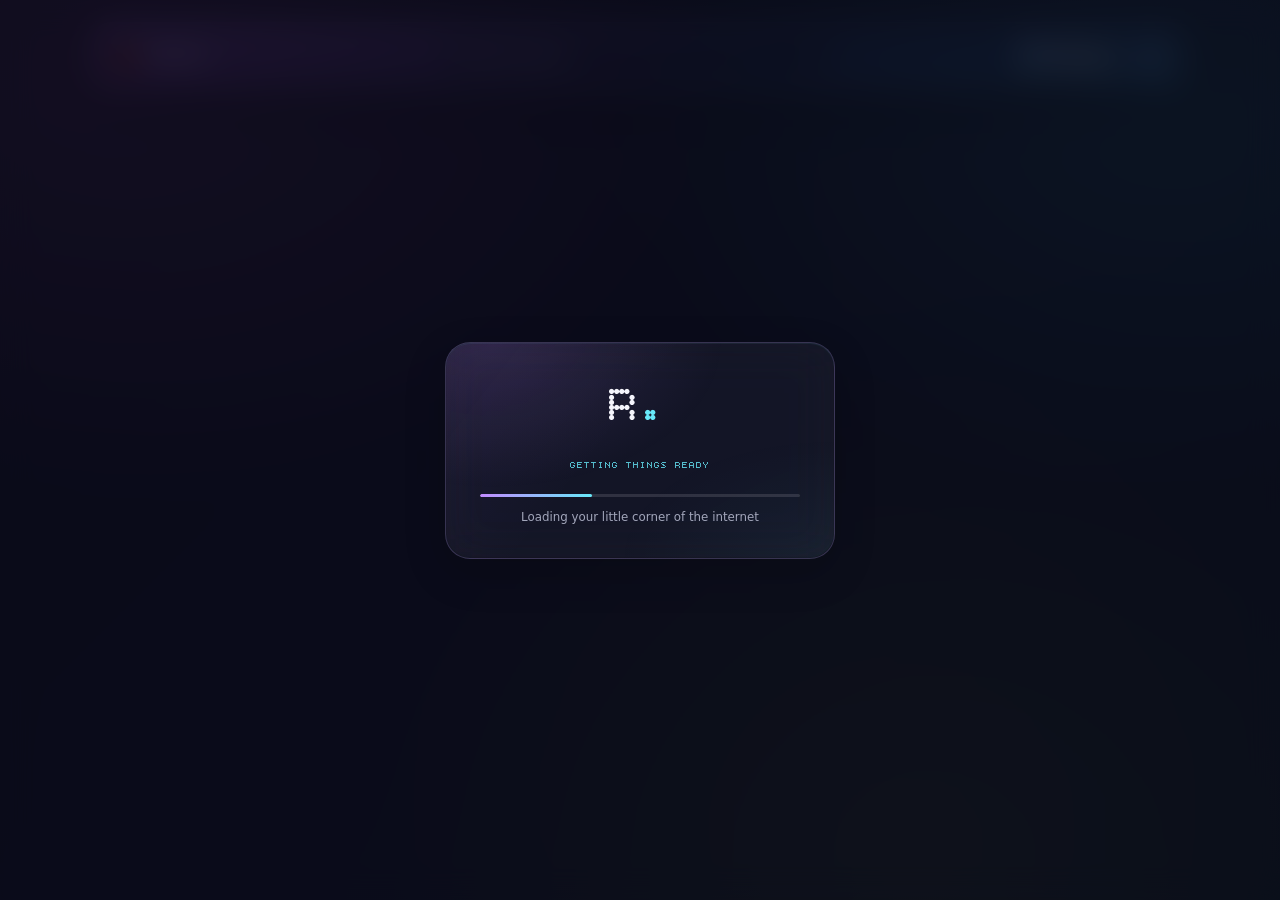
<file: index.html>
<!doctype html>
<html lang="en">

<head>
    <meta charset="utf-8">
    <meta name="viewport" content="width=device-width, initial-scale=1">
    <meta name="theme-color" content="#10152a">
    <title>Rosh — Portfolio</title>
    <link rel="stylesheet" href="./style.css">
    <link rel="icon" type="image/png" href="./img/icon.png">

    <link rel="preconnect" href="https://fonts.googleapis.com">
    <link rel="preconnect" href="https://fonts.gstatic.com" crossorigin>
    <link
        href="https://fonts.googleapis.com/css2?family=Bitcount+Grid+Single:wght@100..900&family=Jersey+10&family=Press+Start+2P&display=swap"
        rel="stylesheet">
</head>

<body>
    <div class="ambient-background" aria-hidden="true"></div>

    <header class="topbar glass">
        <a class="brand" href="#" aria-label="Rosh home">
            <img src="./img/icon.png" alt="" class="brand-icon">
            <span>ROSH<span class="brand-dot">.</span></span>
        </a>
        <label class="topbar-search">
            <span class="sr-only">Search projects</span>
            <input id="project-search" type="search" placeholder="Search projects..." autocomplete="off">
            <span class="search-icon" aria-hidden="true">⌕</span>
        </label>
        <div class="topbar-actions">
            <a id="codebase-button" class="header-button glass" href="./database.html" aria-label="Open the database tab">
                <span aria-hidden="true">⌘</span>
                <span class="button-label">Codebase</span>
            </a>
            <a id="account-avatar" class="account-avatar" href="./auth.html?next=database.html"
                aria-label="Open profile settings or sign in" title="Edit profile or sign in">
                <span aria-hidden="true">○</span>
            </a>
        </div>
    </header>

    <main id="page-content" class="dashboard" hidden>
        <aside class="profile-panel glass">
            <div class="profile-topline">
                <span class="status-dot"></span>
                <span>AVAILABLE FOR PROJECTS</span>
            </div>
            <div class="profile-avatar-wrap">
                <img class="profile-avatar" src="./img/icon.png" alt="Rosh">
                <span class="avatar-glow" aria-hidden="true"></span>
            </div>
            <p class="eyebrow">HELLO, I'M</p>
            <h1 class="animated-gradient">Rosh</h1>
            <p class="profile-role">Web developer &amp; creative builder</p>
            <div class="profile-divider"></div>
            <p class="profile-copy">I turn curious ideas into playful, useful things for the web.</p>
            <div class="profile-stat">
                <span class="stat-number">05</span>
                <span class="stat-caption">PROJECTS<br>IN THE WORKS</span>
            </div>
            <p class="profile-location"><span aria-hidden="true">⌖</span> Building from wherever I am</p>
        </aside>

        <section class="workspace" aria-label="Portfolio content">
            <section class="projects-panel glass panel" aria-labelledby="projects-title">
                <div class="panel-heading">
                    <div>
                        <p class="eyebrow">A FEW THINGS I'VE MADE</p>
                        <h2 id="projects-title">Projects <span id="project-count" class="project-count">00</span></h2>
                    </div>
                    <span class="heading-icon" aria-hidden="true">↗</span>
                </div>
                <p id="projects-status" class="projects-status" role="status" aria-live="polite">Loading projects...</p>
                <div id="project-grid" class="project-grid"></div>
            </section>

            <section class="social-section" aria-labelledby="social-title">
                <div class="social-heading">
                    <div>
                        <p class="eyebrow">FIND ME AROUND THE WEB</p>
                        <h2 id="social-title">Elsewhere<span class="brand-dot">.</span></h2>
                    </div>
                    <span class="social-heading-note">SAY HI, I'M FRIENDLY <span aria-hidden="true">↘</span></span>
                </div>
                <div class="social-grid">
                    <a class="social-card youtube glass" href="https://www.youtube.com/@roshplays21" target="_blank" rel="noopener noreferrer">
                        <span class="social-symbol" aria-hidden="true">▶</span>
                        <span class="social-copy"><strong>YouTube</strong><small>@Roshplays21</small></span>
                        <span class="social-arrow" aria-hidden="true">↗</span>
                    </a>
                    <a class="social-card github glass" href="https://github.com/the-rosh" target="_blank" rel="noopener noreferrer">
                        <span class="social-symbol" aria-hidden="true">⌘</span>
                        <span class="social-copy"><strong>GitHub</strong><small>@the-rosh</small></span>
                        <span class="social-arrow" aria-hidden="true">↗</span>
                    </a>
                    <a class="social-card linkedin glass" href="https://www.linkedin.com/in/roshanmishra21/" target="_blank" rel="noopener noreferrer">
                        <span class="social-symbol" aria-hidden="true">in</span>
                        <span class="social-copy"><strong>LinkedIn</strong><small>@roshanmishra21</small></span>
                        <span class="social-arrow" aria-hidden="true">↗</span>
                    </a>
                    <a class="social-card instagram glass" href="https://www.instagram.com/wof.rosh/" target="_blank" rel="noopener noreferrer">
                        <span class="social-symbol" aria-hidden="true">◎</span>
                        <span class="social-copy"><strong>Instagram</strong><small>@wof.rosh</small></span>
                        <span class="social-arrow" aria-hidden="true">↗</span>
                    </a>
                </div>
            </section>
            <footer class="page-footer">
                <span>MADE WITH CURIOSITY</span>
                <button id="likeBtn" class="like-inline" type="button" aria-label="Like this page" aria-pressed="false">
                    <span aria-hidden="true">♥</span>
                    <span id="countDisplay">0</span>
                </button>
                <span id="like-status" class="sr-only" role="status" aria-live="polite"></span>
                <span>© <span id="year"></span> ROSH</span>
            </footer>
        </section>
    </main>

    <section id="preloader" class="screen-overlay" aria-label="Loading portfolio">
        <div class="loader-card glass">
            <span class="loader-mark">R<span>.</span></span>
            <p class="eyebrow">GETTING THINGS READY</p>
            <div class="loader-track"><span></span></div>
            <p class="loader-caption">Loading your little corner of the internet</p>
        </div>
    </section>

    <script type="module" src="./script.js"></script>
</body>

</html>
</file>
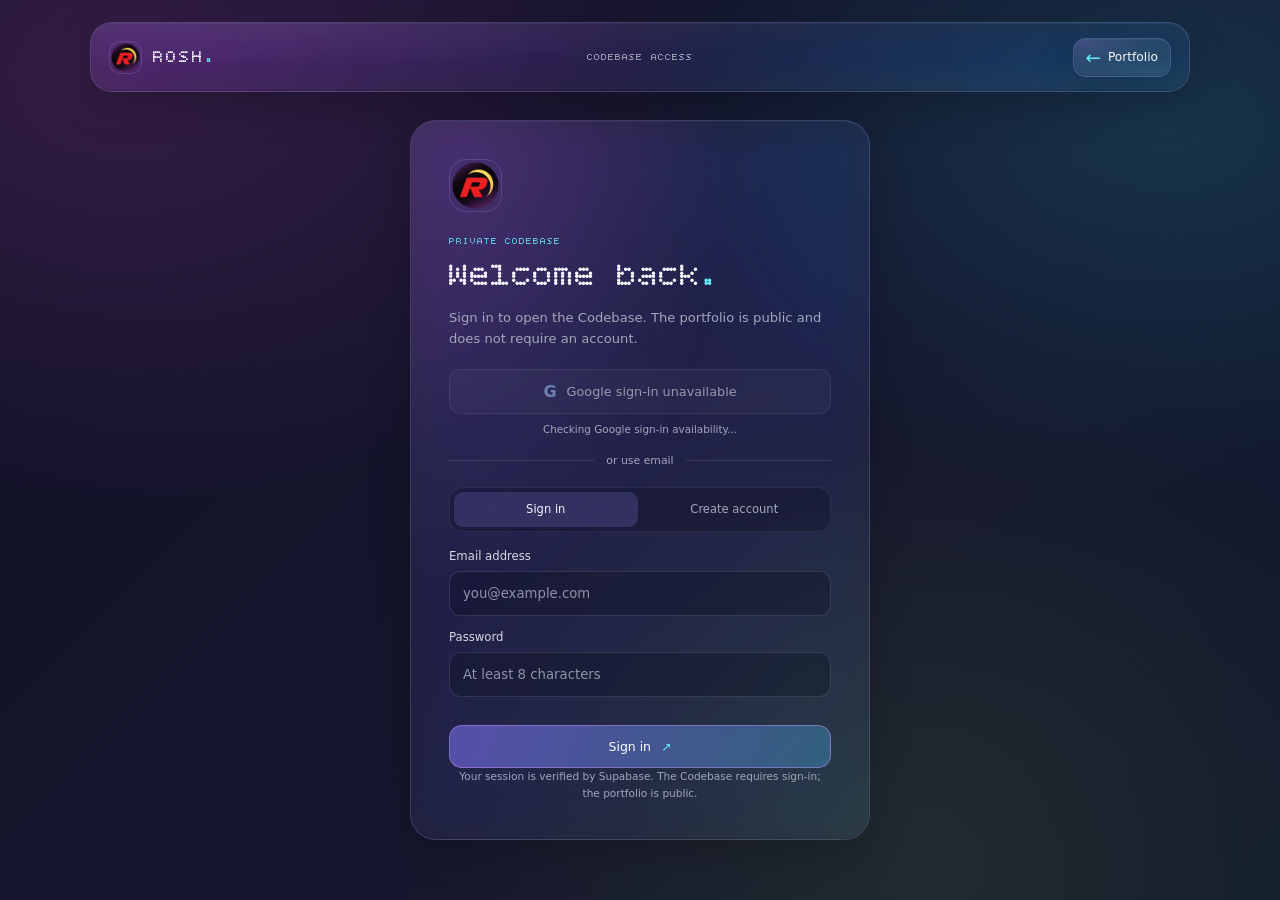
<file: auth.html>
<!doctype html>
<html lang="en">

<head>
    <meta charset="utf-8">
    <meta name="viewport" content="width=device-width, initial-scale=1">
    <meta name="theme-color" content="#10152a">
    <title>Sign in — Rosh</title>
    <link rel="stylesheet" href="./style.css">
    <link rel="icon" type="image/png" href="./img/icon.png">
    <link rel="preconnect" href="https://fonts.googleapis.com">
    <link rel="preconnect" href="https://fonts.gstatic.com" crossorigin>
    <link
        href="https://fonts.googleapis.com/css2?family=Bitcount+Grid+Single:wght@100..900&family=Jersey+10&family=Press+Start+2P&display=swap"
        rel="stylesheet">
</head>

<body class="auth-page">
    <div class="ambient-background" aria-hidden="true"></div>

    <header class="topbar glass">
        <a class="brand" href="./index.html" aria-label="Rosh home">
            <img src="./img/icon.png" alt="" class="brand-icon">
            <span>ROSH<span class="brand-dot">.</span></span>
        </a>
        <span class="database-topbar-label">CODEBASE ACCESS</span>
        <div class="topbar-actions">
            <a class="header-button glass" href="./index.html" aria-label="Back to portfolio">
                <span aria-hidden="true">←</span>
                <span class="button-label">Portfolio</span>
            </a>
        </div>
    </header>

    <main class="auth-main">
        <section id="auth-form-panel" class="auth-card glass" aria-labelledby="auth-title">
            <img class="auth-avatar" src="./img/icon.png" alt="">
            <p class="eyebrow">PRIVATE CODEBASE</p>
            <h1 id="auth-title">Welcome back<span class="brand-dot">.</span></h1>
            <p class="auth-description">Sign in to open the Codebase. The portfolio is public and does not require an account.</p>

            <button id="google-sign-in" class="google-button" type="button" disabled
                aria-describedby="google-setup-status">
                <span class="google-mark" aria-hidden="true">G</span>
                Google sign-in unavailable
            </button>
            <p id="google-setup-status" class="auth-provider-note" role="status">
                Checking Google sign-in availability...
            </p>
            <div class="auth-divider"><span>or use email</span></div>

            <div class="auth-mode-switch" role="group" aria-label="Choose sign-in or sign-up">
                <button id="sign-in-mode" class="auth-mode is-active" type="button" aria-pressed="true">Sign in</button>
                <button id="sign-up-mode" class="auth-mode" type="button" aria-pressed="false">Create account</button>
            </div>

            <form id="email-auth-form" class="auth-form">
                <label class="field-label" for="auth-email">Email address</label>
                <input id="auth-email" class="text-field" type="email" autocomplete="email"
                    placeholder="you@example.com" required>

                <label class="field-label" for="auth-password">Password</label>
                <input id="auth-password" class="text-field" type="password" autocomplete="current-password"
                    minlength="8" placeholder="At least 8 characters" required>

                <p id="auth-runtime-note" class="auth-provider-note" hidden></p>
                <p id="auth-status" class="form-status auth-status" role="status" aria-live="polite"></p>
                <button id="email-submit" class="primary-button" type="submit">
                    Sign in <span aria-hidden="true">↗</span>
                </button>
            </form>
            <p class="auth-security-note">Your session is verified by Supabase. The Codebase requires sign-in; the portfolio is public.</p>
        </section>

        <section id="signed-in-panel" class="auth-card glass" aria-labelledby="signed-in-title" hidden>
            <div class="profile-heading">
                <button id="auth-avatar-picker" class="auth-avatar account-avatar-large" type="button"
                    aria-label="Change profile picture" title="Change profile picture">
                    <span id="auth-user-avatar-placeholder" aria-hidden="true">○</span>
                    <img id="auth-user-avatar" alt="" hidden>
                </button>
                <div class="profile-heading-text">
                    <p class="eyebrow">SIGNED IN AS</p>
                    <h1 id="auth-user-name">User</h1>
                </div>
            </div>
            <input id="auth-avatar-file" type="file" accept="image/*" hidden>
            <p class="eyebrow">AUTHENTICATED WITH SUPABASE</p>
            <h2 id="signed-in-title">You’re signed in<span class="brand-dot">.</span></h2>
            <p id="auth-user-email" class="auth-description"></p>
            <form id="profile-form" class="profile-form">
                <label class="field-label" for="auth-display-name">Display name</label>
                <input id="auth-display-name" class="text-field" type="text" maxlength="60" autocomplete="name"
                    placeholder="Your name" required>
                <button id="save-profile" class="secondary-button" type="submit">Save profile</button>
            </form>
            <a id="continue-link" class="primary-button auth-continue" href="./database.html">
                Continue to Codebase <span aria-hidden="true">↗</span>
            </a>
            <button id="sign-out" class="secondary-button auth-sign-out" type="button">Sign out</button>
            <p id="account-status" class="form-status auth-status" role="status" aria-live="polite"></p>
        </section>

    </main>

    <script type="module" src="./auth.js"></script>
</body>

</html>
</file>
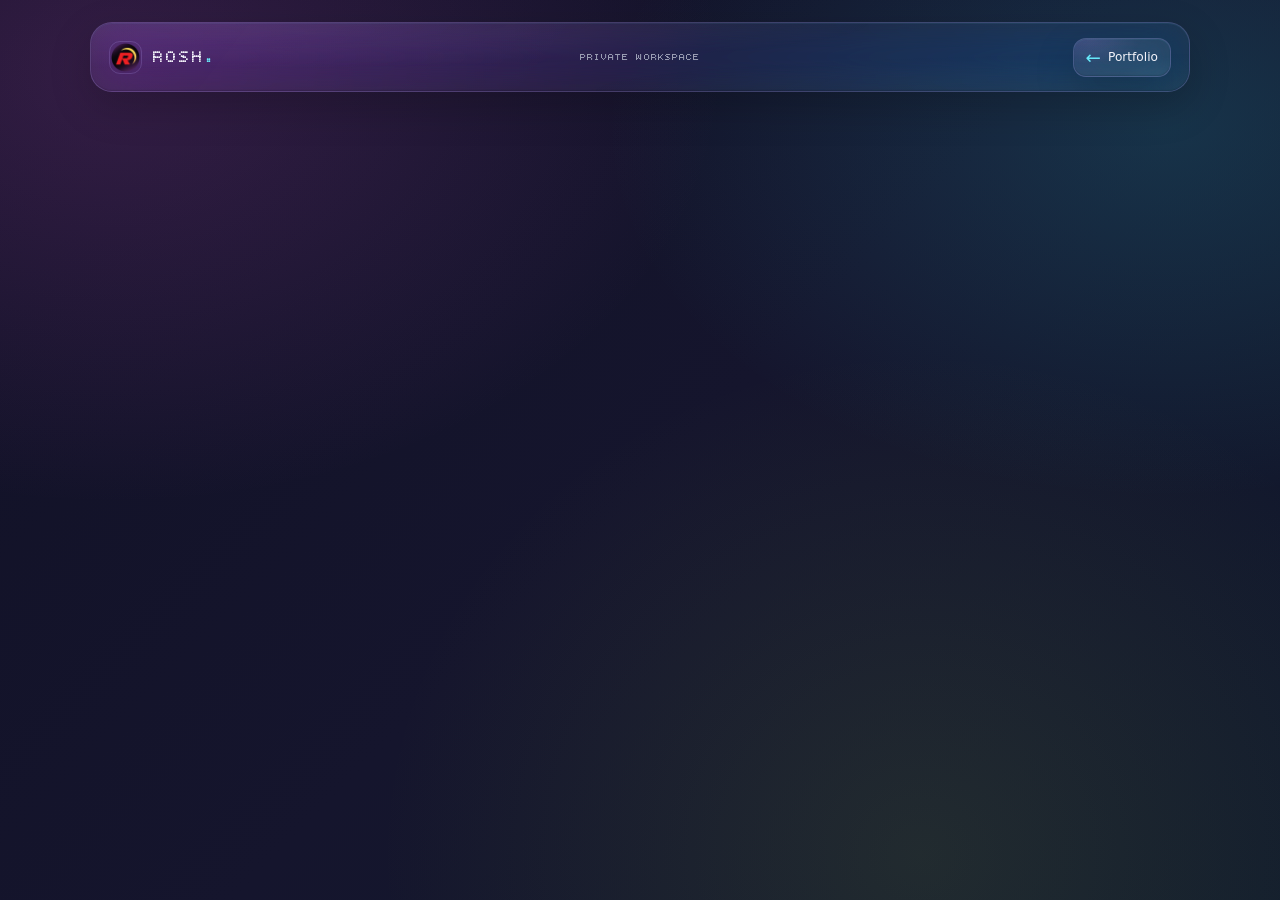
<file: database.html>
<!doctype html>
<html lang="en">

<head>
    <meta charset="utf-8">
    <meta name="viewport" content="width=device-width, initial-scale=1">
    <meta name="theme-color" content="#10152a">
    <title>File database — Rosh</title>
    <link rel="stylesheet" href="./style.css">
    <link rel="icon" type="image/png" href="./img/icon.png">
    <link rel="preconnect" href="https://fonts.googleapis.com">
    <link rel="preconnect" href="https://fonts.gstatic.com" crossorigin>
    <link
        href="https://fonts.googleapis.com/css2?family=Bitcount+Grid+Single:wght@100..900&family=Jersey+10&family=Press+Start+2P&display=swap"
        rel="stylesheet">
</head>

<body>
    <div class="ambient-background" aria-hidden="true"></div>

    <header class="topbar glass">
        <a class="brand" href="./index.html" aria-label="Back to Rosh portfolio">
            <img src="./img/icon.png" alt="" class="brand-icon">
            <span>ROSH<span class="brand-dot">.</span></span>
        </a>
        <span class="database-topbar-label">PRIVATE WORKSPACE</span>
        <div class="topbar-actions">
            <a class="header-button glass" href="./index.html" aria-label="Back to portfolio">
                <span aria-hidden="true">←</span>
                <span class="button-label">Portfolio</span>
            </a>
        </div>
    </header>

    <main id="database-content" class="database-main" hidden>
        <div class="database-intro">
            <div>
                <p class="eyebrow">YOUR PRIVATE WORKSPACE</p>
                <h1>Workspace<span class="brand-dot">.</span></h1>
                <p>Manage stored files or write and save code files in your shared workspace.</p>
            </div>
        </div>

        <div class="workspace-tabs" role="tablist" aria-label="Workspace sections">
            <button id="codebase-tab" class="workspace-tab is-active" type="button" role="tab"
                aria-selected="true" aria-controls="codebase-panel" data-workspace-tab="codebase">Codebase</button>
            <button id="database-tab" class="workspace-tab" type="button" role="tab"
                aria-selected="false" aria-controls="database-panel" data-workspace-tab="database" tabindex="-1">Database</button>
        </div>

        <section id="database-panel" class="workspace-tab-panel" role="tabpanel"
            aria-labelledby="database-tab" data-workspace-panel="database" hidden>
            <div class="database-layout">
                <section class="database-panel glass" aria-labelledby="database-upload-title">
                    <div class="panel-heading">
                        <div>
                            <p class="eyebrow">ADD TO STORAGE</p>
                            <h2 id="database-upload-title">Upload file</h2>
                        </div>
                        <span class="heading-icon" aria-hidden="true">↥</span>
                    </div>
                    <form id="database-upload-form" class="database-upload-form">
                        <label class="field-label" for="database-project-input">File name</label>
                        <input id="database-project-input" class="text-field" type="text"
                            placeholder="What should this file be called?" required>
                        <label class="field-label" for="database-folder-input">Save in folder</label>
                        <select id="database-folder-input" class="text-field folder-select">
                            <option value="books">Books</option>
                            <option value="assignment">Assignment</option>
                            <option value="notes">Notes</option>
                        </select>
                        <label class="file-drop" for="database-file-input">
                            <span class="file-icon" aria-hidden="true">＋</span>
                            <span class="file-prompt">Choose a file or drop it here</span>
                            <span class="file-hint">Any file type · 25 MB max</span>
                            <input id="database-file-input" type="file" required>
                        </label>
                        <p id="database-upload-status" class="form-status" aria-live="polite"></p>
                        <button class="primary-button" type="submit">Upload to database <span aria-hidden="true">↗</span></button>
                    </form>
                    <p class="database-warning">Codebase access requires a signed-in account. Follow the storage policies before uploading private or sensitive files.</p>
                </section>

                <section class="database-panel glass" aria-labelledby="database-files-title">
                    <div class="panel-heading">
                        <div>
                            <p class="eyebrow">FILES SAVED IN SUPABASE</p>
                            <h2 id="database-files-title">Stored files</h2>
                        </div>
                        <button id="refresh-files" class="refresh-button" type="button">Refresh ↻</button>
                    </div>
                    <p id="database-list-status" class="database-status" aria-live="polite">Connecting to Supabase...</p>
                    <div id="database-files" class="database-files" aria-live="polite"></div>
                </section>
            </div>
        </section>

        <section id="codebase-panel" class="workspace-tab-panel" role="tabpanel"
            aria-labelledby="codebase-tab" data-workspace-panel="codebase">
            <div class="codebase-layout">
                <section class="database-panel glass code-editor-panel" aria-labelledby="code-editor-title">
                    <div class="panel-heading">
                        <div>
                            <p class="eyebrow">WRITE AND SAVE</p>
                            <h2 id="code-editor-title">Code editor</h2>
                        </div>
                        <div class="code-editor-heading-actions">
                            <span class="heading-icon" aria-hidden="true">{ }</span>
                            <button id="new-code-file" class="secondary-button new-code-tab-button" type="button">＋ New tab</button>
                        </div>
                    </div>
                    <form id="code-editor-form" class="code-editor-form">
                        <label class="field-label" for="code-file-name">File name and language</label>
                        <input id="code-file-name" class="text-field" type="text" maxlength="120"
                            placeholder="Enter a file name, such as app.js" autocomplete="off">
                        <p class="code-editor-hint">Use a file extension such as .js, .py, .html, or .css to set the language.</p>
                        <label class="field-label" for="code-editor-input">Code</label>
                        <textarea id="code-editor-input" class="code-editor-input" spellcheck="false"
                            autocapitalize="off" autocomplete="off" placeholder="Write your code here..."></textarea>
                        <p id="code-editor-status" class="form-status" role="status" aria-live="polite"></p>
                        <div class="code-editor-actions">
                            <button id="edit-code-file" class="secondary-button" type="button" hidden>Edit file</button>
                            <button id="save-code-file" class="save-code-button" type="submit" aria-label="Save file"
                                title="Save file">
                                <span class="save-code-icon" aria-hidden="true">↥</span>
                                <span class="save-code-label">Save file</span>
                            </button>
                        </div>
                    </form>
                </section>

                <section class="database-panel glass code-files-panel" aria-labelledby="code-files-title">
                    <div class="panel-heading">
                        <div>
                            <p class="eyebrow">SAVED IN THE CODEBASE FOLDER</p>
                            <h2 id="code-files-title">Your code files</h2>
                        </div>
                        <button id="refresh-code-files" class="refresh-button" type="button">Refresh ↻</button>
                    </div>
                    <p id="code-files-status" class="database-status" aria-live="polite">Load saved code files by opening this tab.</p>
                    <div id="code-files-list" class="code-files-list" aria-live="polite"></div>
                </section>
            </div>
        </section>
    </main>

    <script type="module" src="./database.js"></script>
</body>

</html>
</file>
<file: style.css>
:root {
  color-scheme: dark;
  --bg-main: #0d1020;
  --glass-bg: rgba(255, 255, 255, 0.055);
  --glass-border: rgba(188, 171, 255, 0.2);
  --text-primary: #f4f4fb;
  --text-muted: #a3a7bb;
  --accent: #c28bff;
  --accent-blue: #67e8f9;
  --accent-pink: #ff78c8;
  --accent-lime: #c3f77a;
  --btn-bg: rgba(185, 113, 255, 0.2);
  --btn-border: rgba(203, 147, 255, 0.45);
}

* {
  box-sizing: border-box;
  margin: 0;
  padding: 0;
}

html {
  min-width: 320px;
  min-height: 100%;
  background: var(--bg-main);
  scroll-behavior: smooth;
}

body {
  min-height: 100vh;
  padding: 118px 4vw 36px;
  color: var(--text-primary);
  background:
    radial-gradient(ellipse at 9% 8%, rgba(191, 74, 190, 0.2), transparent 38rem),
    radial-gradient(ellipse at 91% 14%, rgba(37, 197, 216, 0.17), transparent 35rem),
    radial-gradient(ellipse at 72% 95%, rgba(161, 197, 67, 0.11), transparent 34rem),
    linear-gradient(135deg, #111126, #15152d 52%, #101a2d);
  font-family: Inter, ui-sans-serif, system-ui, -apple-system, BlinkMacSystemFont, "Segoe UI", sans-serif;
}

button,
input {
  font: inherit;
}

button,
a,
input {
  -webkit-tap-highlight-color: transparent;
}

a {
  color: inherit;
  text-decoration: none;
}

.ambient-background {
  position: fixed;
  inset: 0;
  z-index: -1;
  pointer-events: none;
  background-image: radial-gradient(rgba(255, 255, 255, 0.09) 0.7px, transparent 0.7px);
  background-size: 24px 24px;
  opacity: 0.17;
  mask-image: linear-gradient(to bottom, black, transparent 90%);
}

.glass {
  position: relative;
  overflow: hidden;
  border: 1px solid var(--glass-border);
  background:
    linear-gradient(128deg, rgba(174, 106, 255, 0.055), transparent 43%),
    var(--glass-bg);
  -webkit-backdrop-filter: blur(22px) saturate(180%);
  backdrop-filter: blur(22px) saturate(180%);
  box-shadow:
    inset 0 1px 1px rgba(103, 232, 249, 0.075),
    inset 0 -1px 1px rgba(0, 0, 0, 0.12),
    0 14px 42px rgba(0, 0, 0, 0.2);
}

.glass::before {
  position: absolute;
  inset: 0;
  border-radius: inherit;
  background:
    radial-gradient(ellipse at 12% 0%, rgba(194, 139, 255, 0.12), transparent 48%),
    radial-gradient(ellipse at 100% 100%, rgba(103, 232, 249, 0.045), transparent 40%);
  content: "";
  pointer-events: none;
}

.glass > * {
  position: relative;
}

.topbar {
  position: fixed;
  z-index: 20;
  top: 22px;
  left: 50%;
  display: flex;
  width: min(1100px, 92vw);
  height: 70px;
  align-items: center;
  gap: 30px;
  padding: 0 18px;
  border-radius: 22px;
  transform: translateX(-50%);
}

.brand {
  display: inline-flex;
  flex: 0 0 195px;
  align-items: center;
  gap: 11px;
  font-family: "Bitcount Grid Single", system-ui, sans-serif;
  font-size: 1.1rem;
  letter-spacing: 0.12em;
}

.brand-icon {
  width: 33px;
  height: 33px;
  border: 1px solid var(--glass-border);
  border-radius: 11px;
  object-fit: cover;
}

.brand-dot,
.loader-mark span {
  color: var(--accent-blue);
}

.topbar-search {
  position: relative;
  display: flex;
  width: min(390px, 100%);
  height: 40px;
  align-items: center;
  margin: 0 auto;
}

.topbar-search input {
  width: 100%;
  height: 100%;
  padding: 0 42px 0 15px;
  border: 1px solid rgba(255, 255, 255, 0.08);
  border-radius: 13px;
  outline: none;
  color: var(--text-primary);
  background: rgba(7, 9, 21, 0.25);
  font-size: 0.85rem;
  transition: border-color 180ms ease, background 180ms ease;
}

.topbar-search input::placeholder {
  color: #a3a7bb;
}

.topbar-search input:focus {
  border-color: rgba(154, 145, 255, 0.6);
  background: rgba(7, 9, 21, 0.43);
}

.search-icon {
  position: absolute;
  right: 14px;
  color: var(--text-muted);
  font-size: 1.4rem;
  pointer-events: none;
}

.topbar-actions {
  display: flex;
  flex: 0 0 195px;
  align-items: center;
  justify-content: flex-end;
  gap: 9px;
}

.account-avatar {
  display: grid;
  width: 39px;
  height: 39px;
  flex: 0 0 39px;
  place-items: center;
  overflow: hidden;
  border: 1px solid rgba(255, 255, 255, 0.18);
  border-radius: 50%;
  color: var(--accent-blue);
  background: linear-gradient(145deg, rgba(154, 145, 255, 0.19), rgba(123, 217, 254, 0.08));
  box-shadow: inset 0 1px 1px rgba(255, 255, 255, 0.1);
}

.account-avatar span {
  font-size: 1.5rem;
  line-height: 1;
}

.account-avatar img {
  width: 100%;
  height: 100%;
  object-fit: cover;
}

.database-topbar-label {
  margin: 0 auto;
  color: var(--text-muted);
  font-family: "Bitcount Grid Single", system-ui, sans-serif;
  font-size: 0.65rem;
  letter-spacing: 0.1em;
}

.header-button {
  display: inline-flex;
  min-width: 62px;
  height: 39px;
  align-items: center;
  justify-content: center;
  gap: 7px;
  padding: 0 12px;
  border-radius: 13px;
  color: var(--text-primary);
  cursor: pointer;
  transition: transform 180ms ease, background-color 180ms ease;
}

.header-button:hover {
  transform: translateY(-2px);
  background: rgba(154, 145, 255, 0.22);
}

.header-button > span:first-child {
  color: var(--accent-blue);
  font-size: 1.15rem;
}

#countDisplay {
  font-size: 0.8rem;
}

.button-label {
  font-size: 0.76rem;
}

.dashboard {
  display: grid;
  width: min(1440px, 100%);
  min-height: min(720px, calc(100vh - 160px));
  grid-template-columns: minmax(230px, 1fr) minmax(0, 3fr);
  gap: 22px;
  margin: 0 auto;
}

.dashboard[hidden],
.screen-overlay[hidden] {
  display: none;
}

.profile-panel {
  display: flex;
  min-height: 660px;
  flex-direction: column;
  align-items: flex-start;
  padding: 28px clamp(22px, 2.4vw, 38px);
  border-radius: 28px;
}

.profile-topline,
.eyebrow,
.page-footer,
.project-index,
.social-heading-note {
  font-family: "Bitcount Grid Single", system-ui, sans-serif;
  font-size: 0.67rem;
  letter-spacing: 0.1em;
}

.profile-topline {
  display: flex;
  align-items: center;
  gap: 9px;
  color: #c0c4d3;
  font-size: 0.61rem;
  white-space: nowrap;
}

.status-dot {
  width: 7px;
  height: 7px;
  border-radius: 50%;
  background: #74e6b1;
  box-shadow: 0 0 12px rgba(116, 230, 177, 0.8);
}

.profile-avatar-wrap {
  position: relative;
  display: grid;
  width: 150px;
  height: 150px;
  place-items: center;
  align-self: center;
  margin: 48px 0 30px;
}

.profile-avatar {
  z-index: 1;
  width: 132px;
  height: 132px;
  border: 1px solid rgba(255, 255, 255, 0.27);
  border-radius: 42px;
  object-fit: cover;
  box-shadow: 0 15px 45px rgba(61, 125, 177, 0.24);
  transform: rotate(-5deg);
}

.avatar-glow {
  position: absolute;
  width: 120px;
  height: 120px;
  border-radius: 50%;
  background: rgba(130, 117, 255, 0.25);
  filter: blur(30px);
}

.eyebrow {
  color: var(--accent-blue);
  font-size: 0.61rem;
}

.animated-gradient {
  margin: 2px 0 0 -4px;
  background: linear-gradient(110deg, #f8f7ff 12%, #9a91ff 62%, #7bd9fe);
  background-clip: text;
  -webkit-background-clip: text;
  color: transparent;
  font-family: "Bitcount Grid Single", system-ui, sans-serif;
  font-size: clamp(3.1rem, 5vw, 4.8rem);
  font-weight: 500;
  line-height: 1.15;
  text-shadow: 0 4px 25px rgba(123, 217, 254, 0.12);
}

.profile-role {
  margin-top: 7px;
  color: #d3d5e2;
  font-size: 0.9rem;
}

.profile-divider {
  width: 100%;
  height: 1px;
  margin: 25px 0 20px;
  background: linear-gradient(90deg, rgba(154, 145, 255, 0.55), transparent);
}

.profile-copy {
  max-width: 290px;
  color: var(--text-muted);
  font-size: 0.9rem;
  line-height: 1.7;
}

.profile-stat {
  display: flex;
  align-items: center;
  gap: 14px;
  margin-top: auto;
  padding-top: 34px;
}

.stat-number {
  color: var(--accent-blue);
  font-family: "Bitcount Grid Single", system-ui, sans-serif;
  font-size: 2.6rem;
}

.stat-caption {
  color: var(--text-muted);
  font-size: 0.63rem;
  letter-spacing: 0.09em;
  line-height: 1.6;
}

.profile-location {
  margin-top: 19px;
  color: var(--text-muted);
  font-size: 0.72rem;
}

.profile-location span {
  padding-right: 5px;
  color: var(--accent);
}

.workspace {
  display: flex;
  min-width: 0;
  flex-direction: column;
  gap: 22px;
}

.panel {
  min-width: 0;
  padding: 23px;
  border-radius: 26px;
}

.panel-heading,
.social-heading {
  display: flex;
  align-items: flex-start;
  justify-content: space-between;
}

.panel-heading h2,
.social-heading h2 {
  margin-top: 6px;
  font-family: "Bitcount Grid Single", system-ui, sans-serif;
  font-size: 1.45rem;
  font-weight: 400;
}

.heading-icon {
  display: grid;
  width: 35px;
  height: 35px;
  place-items: center;
  border: 1px solid rgba(255, 255, 255, 0.1);
  border-radius: 12px;
  color: var(--accent-blue);
  background: rgba(255, 255, 255, 0.045);
  font-size: 1rem;
}

.field-label {
  margin-bottom: 8px;
  color: #d7d9e4;
  font-size: 0.73rem;
}

.text-field {
  width: 100%;
  min-height: 45px;
  padding: 0 13px;
  border: 1px solid rgba(255, 255, 255, 0.12);
  border-radius: 12px;
  outline: none;
  color: var(--text-primary);
  background: rgba(5, 8, 19, 0.27);
  font-size: 0.83rem;
}

.text-field::placeholder {
  color: #8f94a9;
}

.text-field:focus {
  border-color: rgba(154, 145, 255, 0.65);
}

.file-drop {
  position: relative;
  display: flex;
  min-height: 115px;
  flex-direction: column;
  align-items: center;
  justify-content: center;
  gap: 6px;
  margin-top: 15px;
  border: 1px dashed rgba(154, 145, 255, 0.45);
  border-radius: 15px;
  background: rgba(154, 145, 255, 0.045);
  cursor: pointer;
  transition: background 180ms ease, border-color 180ms ease;
}

.file-drop:hover,
.file-drop:focus-within,
.file-drop.is-dragging {
  border-color: var(--accent-blue);
  background: rgba(154, 145, 255, 0.1);
}

.file-drop input {
  position: absolute;
  width: 1px;
  height: 1px;
  overflow: hidden;
  clip: rect(0, 0, 0, 0);
  white-space: nowrap;
  clip-path: inset(50%);
}

.file-icon {
  display: grid;
  width: 30px;
  height: 30px;
  place-items: center;
  border: 1px solid rgba(154, 145, 255, 0.4);
  border-radius: 10px;
  color: var(--accent-blue);
  font-size: 1.1rem;
}

.file-prompt {
  max-width: 90%;
  overflow: hidden;
  font-size: 0.75rem;
  text-overflow: ellipsis;
  white-space: nowrap;
}

.file-hint {
  color: var(--text-muted);
  font-size: 0.64rem;
}

.form-status {
  min-height: 18px;
  margin: 8px 0 0;
  color: #a9ecd0;
  font-size: 0.68rem;
}

.error-message {
  color: #ff9baf;
}

.primary-button {
  display: flex;
  min-height: 43px;
  align-items: center;
  justify-content: center;
  gap: 10px;
  border: 1px solid var(--btn-border);
  border-radius: 13px;
  color: white;
  background: linear-gradient(110deg, rgba(116, 104, 224, 0.65), rgba(60, 128, 167, 0.57));
  cursor: pointer;
  font-size: 0.78rem;
  transition: filter 180ms ease, transform 180ms ease;
}

.primary-button:hover {
  filter: brightness(1.18);
  transform: translateY(-1px);
}

.primary-button:disabled {
  cursor: wait;
  filter: grayscale(0.35);
  opacity: 0.7;
}

.primary-button span {
  color: var(--accent-blue);
}

.secondary-button {
  display: flex;
  min-height: 43px;
  align-items: center;
  justify-content: center;
  gap: 7px;
  border: 1px solid rgba(255, 255, 255, 0.13);
  border-radius: 13px;
  color: var(--text-primary);
  background: rgba(255, 255, 255, 0.045);
  font-size: 0.73rem;
  transition: border-color 180ms ease, background 180ms ease;
}

.secondary-button:hover {
  border-color: rgba(123, 217, 254, 0.5);
  background: rgba(123, 217, 254, 0.09);
}

.secondary-button span {
  color: var(--accent-blue);
}

.database-main {
  width: min(1440px, 100%);
  margin: 0 auto;
}

.database-intro {
  display: flex;
  align-items: flex-end;
  justify-content: space-between;
  gap: 20px;
  margin-bottom: 22px;
}

.database-intro h1 {
  margin-top: 5px;
  font-family: "Bitcount Grid Single", system-ui, sans-serif;
  font-size: clamp(2rem, 5vw, 3rem);
  font-weight: 400;
}

.database-intro p:not(.eyebrow) {
  max-width: 560px;
  margin-top: 8px;
  color: var(--text-muted);
  font-size: 0.85rem;
  line-height: 1.6;
}

.database-layout {
  display: grid;
  grid-template-columns: minmax(260px, 0.8fr) minmax(0, 1.4fr);
  align-items: start;
  gap: 18px;
}

.workspace-tabs {
  display: flex;
  gap: 9px;
  margin: 0 0 18px;
  padding: 6px;
  border: 1px solid var(--glass-border);
  border-radius: 15px;
  background: rgba(255, 255, 255, 0.035);
}

.workspace-tab {
  position: relative;
  overflow: hidden;
  min-width: 112px;
  min-height: 39px;
  padding: 0 16px;
  border: 1px solid transparent;
  border-radius: 10px;
  color: var(--text-muted);
  background: transparent;
  cursor: pointer;
  font-size: 0.78rem;
  transition: color 180ms ease, border-color 180ms ease, background 180ms ease;
}

.workspace-tab:hover,
.workspace-tab:focus-visible {
  color: var(--text-primary);
  outline: none;
}

.workspace-tab.is-active {
  border-color: rgba(203, 147, 255, 0.6);
  color: var(--text-primary);
  background: linear-gradient(110deg, rgba(194, 139, 255, 0.28), rgba(103, 232, 249, 0.14), rgba(255, 120, 200, 0.16));
  box-shadow: inset 0 0 18px rgba(194, 139, 255, 0.1), 0 5px 18px rgba(118, 79, 205, 0.12);
}

.workspace-tab-panel[hidden] {
  display: none;
}

.workspace-tab-panel.slide-from-left {
  animation: workspace-slide-from-left 260ms cubic-bezier(0.2, 0.75, 0.25, 1) both;
}

.workspace-tab-panel.slide-from-right {
  animation: workspace-slide-from-right 260ms cubic-bezier(0.2, 0.75, 0.25, 1) both;
}

.codebase-layout {
  display: flex;
  flex-direction: column;
  gap: 18px;
}

.database-panel {
  position: relative;
  overflow: hidden;
  padding: 23px;
  border: 1px solid rgba(194, 139, 255, 0.28);
  border-radius: 25px;
  background:
    radial-gradient(ellipse at 0% 0%, rgba(194, 139, 255, 0.13), transparent 58%),
    radial-gradient(ellipse at 100% 100%, rgba(103, 232, 249, 0.085), transparent 56%),
    linear-gradient(145deg, rgba(32, 24, 62, 0.66), rgba(13, 30, 48, 0.72));
  box-shadow:
    inset 0 1px 0 rgba(255, 255, 255, 0.045),
    0 16px 40px rgba(5, 6, 20, 0.2);
}

.database-panel > * {
  position: relative;
}

.code-editor-panel {
  border-color: rgba(103, 232, 249, 0.28);
  background:
    radial-gradient(ellipse at 0% 0%, rgba(194, 139, 255, 0.17), transparent 54%),
    radial-gradient(ellipse at 100% 12%, rgba(255, 120, 200, 0.11), transparent 48%),
    linear-gradient(140deg, rgba(33, 23, 67, 0.78), rgba(11, 34, 50, 0.82));
}

.code-editor-panel .panel-heading h2 {
  background: linear-gradient(100deg, #f7e9ff, #d2a7ff 55%, #81edfa);
  background-clip: text;
  -webkit-background-clip: text;
  color: transparent;
}

.code-editor-form {
  display: flex;
  flex-direction: column;
  gap: 10px;
}

.code-editor-heading-actions {
  display: flex;
  align-items: center;
  gap: 9px;
}

.new-code-tab-button {
  min-height: 36px;
  padding: 0 12px;
  cursor: pointer;
  white-space: nowrap;
}

.code-editor-hint {
  margin: -4px 0 8px;
  color: var(--text-muted);
  font-size: 0.68rem;
  line-height: 1.5;
}

.code-editor-input {
  width: 100%;
  min-height: min(62vh, 720px);
  padding: 16px;
  border: 1px solid rgba(155, 124, 245, 0.38);
  border-radius: 14px;
  outline: none;
  color: #e7e8f4;
  background:
    radial-gradient(ellipse at 0% 0%, rgba(124, 70, 190, 0.16), transparent 54%),
    linear-gradient(145deg, rgba(18, 15, 43, 0.97), rgba(7, 27, 43, 0.97));
  box-shadow: inset 0 0 42px rgba(111, 73, 193, 0.13);
  font-family: "SFMono-Regular", Consolas, "Liberation Mono", monospace;
  font-size: 0.79rem;
  line-height: 1.65;
  tab-size: 2;
  resize: vertical;
}

.code-editor-input:focus {
  border-color: rgba(103, 232, 249, 0.7);
  box-shadow:
    inset 0 0 42px rgba(111, 73, 193, 0.16),
    0 0 0 3px rgba(103, 232, 249, 0.09);
}

.code-editor-input::placeholder {
  color: #737990;
}

.code-editor-actions {
  display: flex;
  min-height: 43px;
  align-items: center;
  justify-content: space-between;
  gap: 10px;
}

.code-editor-actions .secondary-button {
  cursor: pointer;
}

.code-editor-actions [hidden] {
  display: none;
}

.save-code-button {
  display: inline-flex;
  width: 43px;
  min-height: 43px;
  flex: 0 0 auto;
  align-items: center;
  justify-content: flex-start;
  gap: 9px;
  margin-left: auto;
  padding: 0 12px;
  overflow: hidden;
  border: 1px solid rgba(103, 232, 249, 0.42);
  border-radius: 13px;
  color: #f7f5ff;
  background: linear-gradient(110deg, rgba(194, 139, 255, 0.78), rgba(71, 194, 216, 0.72));
  box-shadow: 0 7px 20px rgba(103, 90, 202, 0.2);
  cursor: pointer;
  transition: width 200ms ease, filter 180ms ease, box-shadow 180ms ease;
}

.save-code-button:hover,
.save-code-button:focus-visible {
  width: 132px;
  outline: none;
  filter: brightness(1.12);
  box-shadow: 0 9px 24px rgba(103, 90, 202, 0.32);
}

.save-code-button:disabled {
  cursor: wait;
  opacity: 0.58;
}

.save-code-icon {
  flex: 0 0 auto;
  font-size: 1rem;
  line-height: 1;
}

.save-code-label {
  overflow: hidden;
  font-size: 0.74rem;
  font-weight: 600;
  white-space: nowrap;
  opacity: 0;
  transition: opacity 120ms ease 40ms;
}

.save-code-button:hover .save-code-label,
.save-code-button:focus-visible .save-code-label {
  opacity: 1;
}

.code-editor-input[readonly] {
  cursor: text;
  border-color: rgba(103, 232, 249, 0.25);
}

.code-files-list {
  display: flex;
  flex-direction: column;
  gap: 17px;
}

.code-file-group {
  display: flex;
  flex-direction: column;
  gap: 8px;
}

.code-file-group h3 {
  padding-bottom: 5px;
  border-bottom: 1px solid rgba(255, 255, 255, 0.09);
  color: var(--accent-pink);
  font-family: "Bitcount Grid Single", system-ui, sans-serif;
  font-size: 0.82rem;
  font-weight: 400;
}

.code-file-button {
  display: flex;
  min-width: 0;
  flex-direction: column;
  gap: 5px;
  padding: 11px 12px;
  border: 1px solid rgba(255, 255, 255, 0.09);
  border-radius: 12px;
  color: var(--text-primary);
  background: rgba(255, 255, 255, 0.035);
  cursor: pointer;
  text-align: left;
  transition: border-color 180ms ease, background 180ms ease;
}

.code-file-button:hover,
.code-file-button:focus-visible {
  border-color: rgba(103, 232, 249, 0.45);
  outline: none;
  background: linear-gradient(110deg, rgba(194, 139, 255, 0.1), rgba(103, 232, 249, 0.08));
}

.code-file-button strong {
  overflow-wrap: anywhere;
  font-family: "SFMono-Regular", Consolas, "Liberation Mono", monospace;
  font-size: 0.74rem;
  font-weight: 500;
}

.code-file-button small {
  color: var(--text-muted);
  font-size: 0.63rem;
}

.database-panel .panel-heading {
  margin-bottom: 20px;
}

.database-upload-form {
  display: flex;
  flex-direction: column;
  gap: 11px;
}

.database-upload-form .file-drop {
  margin-top: 2px;
}

.folder-select {
  appearance: none;
  cursor: pointer;
}

.folder-select option {
  color: var(--text-primary);
  background: #17172b;
}

.database-upload-form .primary-button {
  width: 100%;
}

.database-files {
  display: flex;
  flex-direction: column;
  gap: 14px;
}

.database-folder {
  min-width: 0;
  padding: 14px;
  border: 1px solid rgba(194, 139, 255, 0.27);
  border-radius: 17px;
  background:
    radial-gradient(ellipse at 0% 0%, rgba(194, 139, 255, 0.105), transparent 62%),
    linear-gradient(125deg, rgba(26, 22, 53, 0.7), rgba(12, 31, 47, 0.55));
  transition: border-color 180ms ease, background 180ms ease;
}

.database-folder:hover {
  border-color: rgba(103, 232, 249, 0.42);
  background:
    radial-gradient(ellipse at 0% 0%, rgba(194, 139, 255, 0.14), transparent 62%),
    linear-gradient(125deg, rgba(34, 25, 65, 0.76), rgba(10, 39, 54, 0.68));
}

.database-folder-heading {
  display: flex;
  align-items: center;
  gap: 9px;
  margin-bottom: 11px;
  color: var(--accent-lime);
  font-family: "Bitcount Grid Single", system-ui, sans-serif;
  font-size: 0.86rem;
  font-weight: 400;
}

.database-folder-icon {
  display: grid;
  width: 28px;
  height: 26px;
  place-items: center;
  border: 1px solid rgba(195, 247, 122, 0.28);
  border-radius: 8px;
  color: var(--accent-lime);
  background: rgba(195, 247, 122, 0.08);
  font-family: Inter, sans-serif;
  font-size: 1rem;
}

.database-folder-heading small {
  display: grid;
  min-width: 22px;
  height: 22px;
  place-items: center;
  margin-left: auto;
  border-radius: 20px;
  color: var(--accent-blue);
  background: rgba(103, 232, 249, 0.1);
  font-family: Inter, sans-serif;
  font-size: 0.65rem;
}

.database-folder-files {
  display: flex;
  flex-direction: column;
  gap: 8px;
}

.database-folder-empty {
  padding: 12px;
  border: 1px dashed rgba(255, 255, 255, 0.12);
  border-radius: 12px;
  color: var(--text-muted);
  font-size: 0.7rem;
}

.database-file {
  display: flex;
  min-width: 0;
  align-items: center;
  gap: 10px;
  padding: 12px;
  border: 1px solid rgba(255, 255, 255, 0.09);
  border-radius: 15px;
  background: rgba(255, 255, 255, 0.035);
  cursor: pointer;
  transition: border-color 180ms ease, background 180ms ease;
}

.database-file:hover,
.database-file:focus-visible {
  border-color: rgba(103, 232, 249, 0.4);
  background: linear-gradient(110deg, rgba(194, 139, 255, 0.09), rgba(103, 232, 249, 0.075));
  outline: none;
}

.database-file-open {
  display: flex;
  min-width: 0;
  flex: 1;
  align-items: center;
  gap: 12px;
  color: inherit;
  text-decoration: none;
}

.database-file-open:focus-visible {
  border-radius: 8px;
  outline: 2px solid var(--accent-blue);
  outline-offset: 3px;
}

.database-file-unavailable {
  cursor: default;
}

.database-file-unavailable .database-file-open {
  cursor: default;
  pointer-events: none;
}

.database-file-unavailable:hover {
  border-color: rgba(255, 255, 255, 0.09);
  background: rgba(255, 255, 255, 0.035);
}

.database-file-icon {
  display: grid;
  width: 38px;
  height: 38px;
  flex: 0 0 38px;
  place-items: center;
  border: 1px solid rgba(154, 145, 255, 0.25);
  border-radius: 12px;
  color: var(--accent-blue);
  background: rgba(154, 145, 255, 0.08);
}

.database-file-details {
  display: flex;
  min-width: 0;
  flex: 1;
  flex-direction: column;
  gap: 5px;
}

.database-file-details strong {
  overflow-wrap: anywhere;
  font-size: 0.78rem;
  font-weight: 500;
}

.database-file-details small {
  color: var(--text-muted);
  font-size: 0.65rem;
}

.database-file-action {
  display: inline-flex;
  min-height: 34px;
  flex: 0 0 auto;
  align-items: center;
  justify-content: center;
  padding: 0 11px;
  border: 1px solid rgba(123, 217, 254, 0.24);
  border-radius: 10px;
  color: var(--accent-blue);
  background: rgba(123, 217, 254, 0.06);
  cursor: pointer;
  font-family: inherit;
  font-size: 0.68rem;
  transition: background 180ms ease, border-color 180ms ease;
}

.database-file-action:hover:not(:disabled) {
  border-color: rgba(123, 217, 254, 0.55);
  background: rgba(123, 217, 254, 0.14);
}

.database-download-action {
  border-color: rgba(154, 145, 255, 0.27);
  color: #c5beff;
  background: rgba(154, 145, 255, 0.06);
}

.database-download-action:hover:not(:disabled) {
  border-color: rgba(154, 145, 255, 0.58);
  background: rgba(154, 145, 255, 0.14);
}

.database-file-action:disabled {
  cursor: not-allowed;
  opacity: 0.45;
}

.database-open-indicator {
  display: grid;
  width: 28px;
  height: 28px;
  flex: 0 0 28px;
  place-items: center;
  border: 1px solid rgba(255, 255, 255, 0.1);
  border-radius: 9px;
  color: var(--text-muted);
  font-size: 0.8rem;
}

.database-empty {
  padding: 28px 16px;
  border: 1px dashed rgba(255, 255, 255, 0.14);
  border-radius: 16px;
  color: var(--text-muted);
  font-size: 0.79rem;
  line-height: 1.6;
  text-align: center;
}

.database-status {
  min-height: 20px;
  margin: 0 0 12px;
  color: var(--text-muted);
  font-size: 0.72rem;
}

.database-status.error-message {
  color: #ff9baf;
}

.refresh-button {
  min-height: 35px;
  padding: 0 12px;
  border: 1px solid rgba(255, 255, 255, 0.12);
  border-radius: 11px;
  color: var(--text-primary);
  background: rgba(255, 255, 255, 0.05);
  cursor: pointer;
  font-size: 0.7rem;
}

.refresh-button:hover {
  background: rgba(154, 145, 255, 0.16);
}

.database-warning {
  margin-top: 15px;
  padding: 12px 14px;
  border: 1px solid rgba(255, 120, 200, 0.22);
  border-radius: 14px;
  color: #f0c3e1;
  background: linear-gradient(110deg, rgba(255, 120, 200, 0.075), rgba(255, 190, 100, 0.045));
  font-size: 0.68rem;
  line-height: 1.55;
}

.projects-panel {
  display: flex;
  flex-direction: column;
}

.project-count {
  margin-left: 6px;
  color: var(--accent-blue);
  font-family: Inter, sans-serif;
  font-size: 0.67rem;
  vertical-align: middle;
}

.project-grid {
  display: grid;
  flex: 1;
  grid-template-columns: repeat(3, minmax(0, 1fr));
  gap: 16px;
  margin-top: 22px;
}

.projects-status:empty {
  display: none;
}

.projects-status {
  margin-top: 18px;
  color: var(--text-muted);
  font-size: 0.75rem;
}

.project-card {
  position: relative;
  display: flex;
  min-width: 0;
  flex-direction: column;
  overflow: hidden;
  border: 1px solid rgba(255, 255, 255, 0.1);
  border-radius: 18px;
  background: linear-gradient(135deg, rgba(255, 255, 255, 0.065), rgba(255, 255, 255, 0.018));
  transition: border-color 180ms ease, background 180ms ease, transform 180ms ease;
}

.project-card:hover {
  border-color: rgba(123, 217, 254, 0.45);
  background: linear-gradient(135deg, rgba(123, 217, 254, 0.11), rgba(154, 145, 255, 0.09));
  transform: translateY(-2px);
}

.project-card[hidden] {
  display: none;
}

.project-image {
  display: block;
  width: 100%;
  aspect-ratio: 16 / 9;
  object-fit: cover;
  background: rgba(255, 255, 255, 0.04);
}

.project-details {
  display: flex;
  min-height: 126px;
  flex: 1;
  flex-direction: column;
  align-items: flex-start;
  gap: 9px;
  padding: 16px 38px 16px 16px;
}

.project-index {
  color: var(--text-muted);
  font-size: 0.55rem;
}

.project-card strong {
  padding-right: 24px;
  font-size: 1rem;
  font-weight: 500;
}

.project-description {
  max-width: 95%;
  color: var(--text-muted);
  font-size: 0.73rem;
  line-height: 1.5;
}

.project-arrow {
  position: absolute;
  right: 16px;
  bottom: 17px;
  color: var(--accent-blue);
  font-size: 0.9rem;
}

.social-section {
  padding: 2px 0 0;
}

.social-heading {
  align-items: flex-end;
  margin: 0 3px 14px;
}

.social-heading h2 {
  font-size: 1.55rem;
}

.social-heading-note {
  padding-bottom: 4px;
  color: var(--text-muted);
  font-size: 0.56rem;
}

.social-heading-note span {
  padding-left: 5px;
  color: var(--accent-blue);
}

.social-grid {
  display: grid;
  grid-template-columns: repeat(4, minmax(0, 1fr));
  gap: 12px;
}

.social-card {
  display: flex;
  min-width: 0;
  min-height: 82px;
  align-items: center;
  gap: 11px;
  padding: 13px;
  border-radius: 18px;
  transition: border-color 180ms ease, transform 180ms ease, background 180ms ease;
}

.social-card:hover {
  transform: translateY(-3px);
  background: rgba(255, 255, 255, 0.09);
}

.social-symbol {
  display: grid;
  width: 37px;
  height: 37px;
  flex: 0 0 37px;
  place-items: center;
  border: 1px solid rgba(255, 255, 255, 0.12);
  border-radius: 12px;
  color: var(--accent-blue);
  background: rgba(255, 255, 255, 0.05);
  font-size: 1rem;
  font-weight: 650;
}

.social-copy {
  display: flex;
  min-width: 0;
  flex: 1;
  flex-direction: column;
  gap: 4px;
}

.social-copy strong {
  font-size: 0.76rem;
  font-weight: 550;
}

.social-copy small {
  overflow: hidden;
  color: var(--text-muted);
  font-size: 0.6rem;
  text-overflow: ellipsis;
  white-space: nowrap;
}

.social-arrow {
  align-self: flex-start;
  color: var(--text-muted);
  font-size: 0.75rem;
}

.youtube:hover {
  border-color: rgba(255, 0, 0, 0.5);
}

.youtube .social-symbol {
  color: #ff777e;
}

.github:hover {
  border-color: rgba(255, 255, 255, 0.38);
}

.linkedin:hover {
  border-color: rgba(65, 155, 255, 0.6);
}

.instagram:hover {
  border-color: rgba(255, 120, 178, 0.6);
}

.page-footer {
  display: flex;
  align-items: center;
  justify-content: space-between;
  gap: 12px;
  margin-top: auto;
  padding: 12px 3px 0;
  color: rgba(163, 167, 187, 0.7);
  font-size: 0.53rem;
}

.like-inline {
  display: inline-flex;
  align-items: center;
  gap: 6px;
  border: 0;
  color: rgba(255, 255, 255, 0.75);
  background: transparent;
  cursor: pointer;
  font: inherit;
  font-size: 0.72rem;
  transition: color 180ms ease, transform 180ms ease;
}

.like-inline span:first-child {
  color: #ff4f70;
  font-size: 1rem;
  text-shadow: 0 0 10px rgba(255, 79, 112, 0.32);
}

.like-inline:hover:not(:disabled) {
  color: white;
  transform: scale(1.08);
}

.like-inline[aria-pressed="true"] span:first-child {
  color: #ff174b;
  text-shadow: 0 0 13px rgba(255, 23, 75, 0.65);
}

.like-inline:disabled {
  cursor: default;
}

.like-inline:focus-visible {
  outline: 2px solid var(--accent-blue);
  outline-offset: 4px;
  border-radius: 4px;
}

.refresh-button:disabled {
  cursor: wait;
  opacity: 0.65;
}

.screen-overlay {
  position: fixed;
  z-index: 50;
  inset: 0;
  display: grid;
  place-items: center;
  padding: 22px;
  background: rgba(7, 9, 20, 0.72);
  -webkit-backdrop-filter: blur(16px);
  backdrop-filter: blur(16px);
  opacity: 1;
  transition: opacity 300ms ease, visibility 300ms ease;
}

.screen-overlay.is-leaving {
  visibility: hidden;
  opacity: 0;
  pointer-events: none;
}

.loader-card {
  width: min(390px, 100%);
  padding: 34px;
  border-radius: 25px;
  text-align: center;
}

.loader-mark {
  display: block;
  margin-bottom: 22px;
  font-family: "Bitcount Grid Single", system-ui, sans-serif;
  font-size: 3.2rem;
}

.loader-track {
  height: 3px;
  margin-top: 22px;
  overflow: hidden;
  border-radius: 3px;
  background: rgba(255, 255, 255, 0.12);
}

.loader-track span {
  display: block;
  width: 35%;
  height: 100%;
  border-radius: inherit;
  background: linear-gradient(90deg, var(--accent), var(--accent-blue));
  animation: loading 1.1s ease-in-out infinite;
}

.loader-caption {
  margin-top: 13px;
  color: var(--text-muted);
  font-size: 0.74rem;
}

.auth-page {
  padding-top: 120px;
}

.auth-main {
  display: flex;
  width: min(460px, 100%);
  flex-direction: column;
  align-items: stretch;
  gap: 14px;
  margin: 0 auto;
}

.auth-card {
  padding: clamp(24px, 6vw, 38px);
  border-radius: 26px;
}

.auth-avatar {
  display: grid;
  width: 53px;
  height: 53px;
  place-items: center;
  margin-bottom: 24px;
  border: 1px solid var(--glass-border);
  border-radius: 17px;
  color: var(--accent-blue);
  object-fit: cover;
}

.account-avatar-large {
  overflow: hidden;
  border-radius: 50%;
  font-size: 1.35rem;
}

.profile-heading {
  display: flex;
  align-items: center;
  gap: 16px;
  margin-bottom: 22px;
}

.profile-heading .auth-avatar {
  flex: 0 0 auto;
  margin: 0;
  padding: 0;
  background: rgba(255, 255, 255, 0.055);
  cursor: pointer;
}

.profile-heading .auth-avatar:disabled {
  cursor: wait;
  opacity: 0.65;
}

.profile-heading .auth-avatar img {
  display: block;
}

#auth-user-avatar[hidden],
#auth-user-avatar-placeholder[hidden] {
  display: none;
}

.profile-heading-text {
  min-width: 0;
}

.profile-heading-text .eyebrow {
  margin-bottom: 5px;
}

.profile-heading-text h1 {
  margin: 0;
  overflow-wrap: anywhere;
  font-family: "Bitcount Grid Single", system-ui, sans-serif;
  font-size: clamp(1.35rem, 5vw, 1.8rem);
  font-weight: 400;
}

.account-avatar-large img {
  width: 100%;
  height: 100%;
  object-fit: cover;
}

.auth-card h1 {
  margin-top: 8px;
  font-family: "Bitcount Grid Single", system-ui, sans-serif;
  font-size: clamp(1.65rem, 6vw, 2.15rem);
  font-weight: 400;
}

.auth-description {
  margin: 10px 0 20px;
  color: var(--text-muted);
  font-size: 0.82rem;
  line-height: 1.6;
}

.google-button {
  display: flex;
  width: 100%;
  min-height: 45px;
  align-items: center;
  justify-content: center;
  gap: 10px;
  border: 1px solid rgba(255, 255, 255, 0.14);
  border-radius: 12px;
  color: var(--text-primary);
  background: rgba(255, 255, 255, 0.055);
  font-size: 0.8rem;
  cursor: pointer;
}

.google-button:disabled {
  cursor: not-allowed;
  opacity: 0.56;
}

.google-mark {
  color: #a9c6ff;
  font-size: 1rem;
  font-weight: 700;
}

.auth-provider-note {
  margin-top: 8px;
  color: var(--text-muted);
  font-size: 0.65rem;
  line-height: 1.5;
  text-align: center;
}

.auth-divider {
  display: flex;
  align-items: center;
  gap: 12px;
  margin: 16px 0 0;
  color: var(--text-muted);
  font-size: 0.68rem;
}

.auth-divider::before,
.auth-divider::after {
  height: 1px;
  flex: 1;
  background: rgba(255, 255, 255, 0.1);
  content: "";
}

.auth-mode-switch {
  display: grid;
  grid-template-columns: 1fr 1fr;
  gap: 5px;
  padding: 4px;
  border: 1px solid rgba(255, 255, 255, 0.08);
  border-radius: 13px;
  background: rgba(5, 8, 19, 0.23);
  margin-top: 20px;
}

.auth-mode {
  min-height: 35px;
  border: 0;
  border-radius: 9px;
  color: var(--text-muted);
  background: transparent;
  cursor: pointer;
  font-size: 0.72rem;
}

.auth-mode.is-active {
  color: var(--text-primary);
  background: rgba(154, 145, 255, 0.19);
}

.auth-form {
  display: flex;
  flex-direction: column;
  margin-top: 17px;
}

.auth-form .field-label:not(:first-child) {
  margin-top: 14px;
}

.auth-form .primary-button {
  width: 100%;
}

.auth-form .primary-button:disabled,
.auth-sign-out:disabled,
.profile-form button:disabled {
  cursor: wait;
  opacity: 0.65;
}

.auth-card h2 {
  margin-top: 8px;
  font-family: "Bitcount Grid Single", system-ui, sans-serif;
  font-size: clamp(1.45rem, 5vw, 1.9rem);
  font-weight: 400;
}

.profile-form {
  display: flex;
  flex-direction: column;
  gap: 10px;
  margin: 0 0 18px;
}

.profile-form .secondary-button {
  width: 100%;
  cursor: pointer;
}

.auth-status {
  min-height: 20px;
  line-height: 1.5;
}

.auth-security-note {
  color: var(--text-muted);
  font-size: 0.66rem;
  line-height: 1.6;
  text-align: center;
}

.auth-continue {
  width: 100%;
}

.auth-sign-out {
  width: 100%;
  margin-top: 10px;
  cursor: pointer;
}

.sr-only {
  position: absolute;
  width: 1px;
  height: 1px;
  padding: 0;
  overflow: hidden;
  clip: rect(0, 0, 0, 0);
  white-space: nowrap;
  clip-path: inset(50%);
}

@keyframes loading {
  from {
    transform: translateX(-110%);
  }
  to {
    transform: translateX(320%);
  }
}

@media (max-width: 1050px) {
  body {
    padding-right: 3vw;
    padding-left: 3vw;
  }

  .dashboard {
    grid-template-columns: minmax(220px, 0.85fr) minmax(0, 2.6fr);
    gap: 16px;
  }

  .project-grid {
    grid-template-columns: repeat(2, minmax(0, 1fr));
  }

  .panel {
    padding: 19px;
  }

  .social-grid {
    grid-template-columns: repeat(2, minmax(0, 1fr));
  }
}

@media (max-width: 760px) {
  body {
    padding: 108px 18px 26px;
  }

  .database-intro {
    align-items: flex-start;
    flex-direction: column;
    gap: 13px;
  }

  .database-layout {
    grid-template-columns: minmax(0, 1fr);
  }

  .codebase-layout {
    grid-template-columns: minmax(0, 1fr);
  }

  .topbar {
    top: 14px;
    width: calc(100% - 28px);
    height: 66px;
    gap: 8px;
    padding: 0 11px;
    border-radius: 19px;
  }

  .brand {
    flex: 1 1 auto;
    gap: 8px;
    font-size: 0.95rem;
  }

  .brand-icon {
    width: 30px;
    height: 30px;
  }

  .topbar-search {
    display: none;
  }

  .database-topbar-label {
    display: none;
  }

  .topbar-actions {
    flex: 0 0 auto;
  }

  .header-button {
    min-width: 48px;
    height: 37px;
    padding: 0 10px;
  }

  .button-label {
    display: none;
  }

  .workspace-tabs {
    margin-bottom: 14px;
  }

  .workspace-tab {
    flex: 1;
    min-width: 0;
  }

  .dashboard {
    min-height: auto;
    grid-template-columns: minmax(0, 1fr);
    gap: 15px;
  }

  .profile-panel {
    min-height: 0;
    padding: 24px;
  }

  .profile-avatar-wrap {
    width: 112px;
    height: 112px;
    margin: 24px 0 20px;
  }

  .profile-avatar {
    width: 100px;
    height: 100px;
    border-radius: 33px;
  }

  .profile-stat {
    margin-top: 23px;
    padding-top: 0;
  }

  .profile-location {
    margin-top: 12px;
  }

  .social-grid {
    gap: 9px;
  }

  .social-card {
    gap: 8px;
    padding: 11px 9px;
  }
}

@media (max-width: 420px) {
  body {
    padding-right: 13px;
    padding-left: 13px;
  }

  .project-grid {
    gap: 8px;
    grid-template-columns: minmax(0, 1fr);
  }

  .project-card {
    border-radius: 15px;
  }

  .social-grid {
    grid-template-columns: minmax(0, 1fr);
  }

  .social-card {
    min-height: 68px;
    padding: 10px 13px;
  }

  .social-heading-note {
    display: none;
  }

  .code-editor-input {
    min-height: 340px;
    padding: 12px;
    font-size: 0.72rem;
  }

  .code-editor-heading-actions {
    gap: 6px;
  }

  .new-code-tab-button {
    min-height: 34px;
    padding: 0 9px;
    font-size: 0.65rem;
  }

}

@media (max-width: 520px) {
  .database-file {
    gap: 8px;
    padding: 9px;
  }

  .database-file-open {
    gap: 8px;
  }

  .database-file-action {
    min-height: 32px;
    padding: 0 8px;
  }

  .database-download-action > span:last-child {
    display: none;
  }
}

@media (prefers-reduced-motion: reduce) {
  *,
  *::before,
  *::after {
    scroll-behavior: auto !important;
    animation-duration: 0.01ms !important;
    animation-iteration-count: 1 !important;
    transition-duration: 0.01ms !important;
  }
}

@keyframes workspace-slide-from-left {
  from {
    opacity: 0.35;
    transform: translateX(-18px);
  }
  to {
    opacity: 1;
    transform: translateX(0);
  }
}

@keyframes workspace-slide-from-right {
  from {
    opacity: 0.35;
    transform: translateX(18px);
  }
  to {
    opacity: 1;
    transform: translateX(0);
  }
}
</file>
